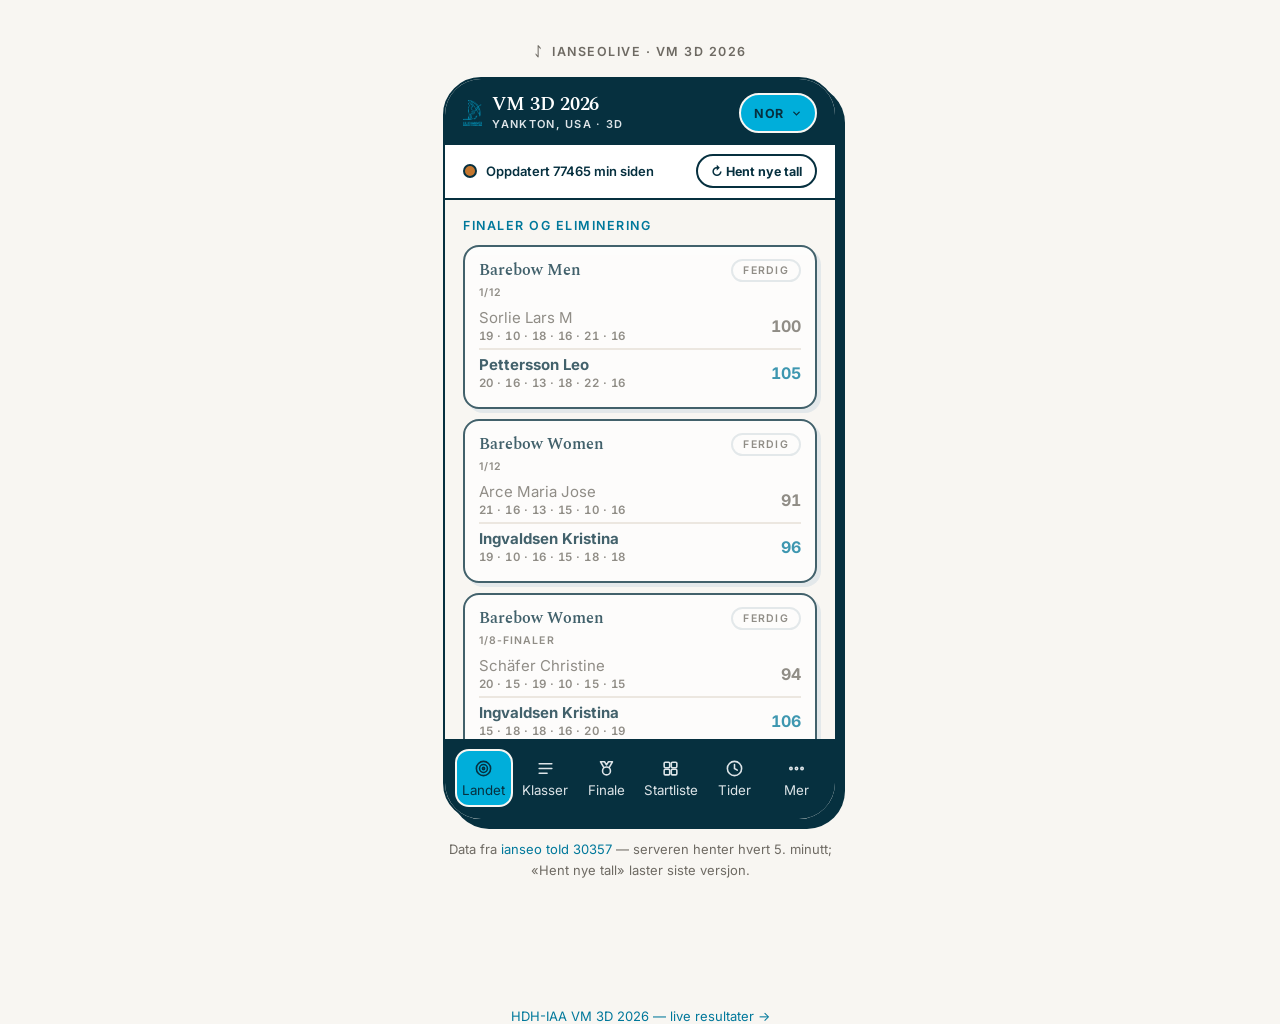
<file: index.html>
<!DOCTYPE html>
<html lang="no">
<head>
  <meta charset="utf-8">
  <meta name="viewport" content="width=device-width, initial-scale=1">
  <title>Ianseolive</title>
  <link rel="preconnect" href="https://fonts.googleapis.com">
  <link rel="preconnect" href="https://fonts.gstatic.com" crossorigin>
  <link href="https://fonts.googleapis.com/css2?family=Inter:wght@400;600;700&family=Spectral:wght@600;700&display=swap" rel="stylesheet">
  <link rel="stylesheet" href="style.css?v=4adfa503">
</head>
<body>
  <div id="page">
    <p id="caption-top">ᛇ&nbsp;&nbsp;Ianseolive</p>
    <div id="frame"></div>
    <p id="caption-bottom"></p>
  </div>
  <noscript>Denne siden krever JavaScript.</noscript>
  <p style="margin:0;font-size:13px;text-align:center"><a href="hdhiaa/">HDH-IAA VM 3D 2026 — live resultater →</a></p>
  <script src="app.js?v=4adfa503"></script>
</body>
</html>
</file>
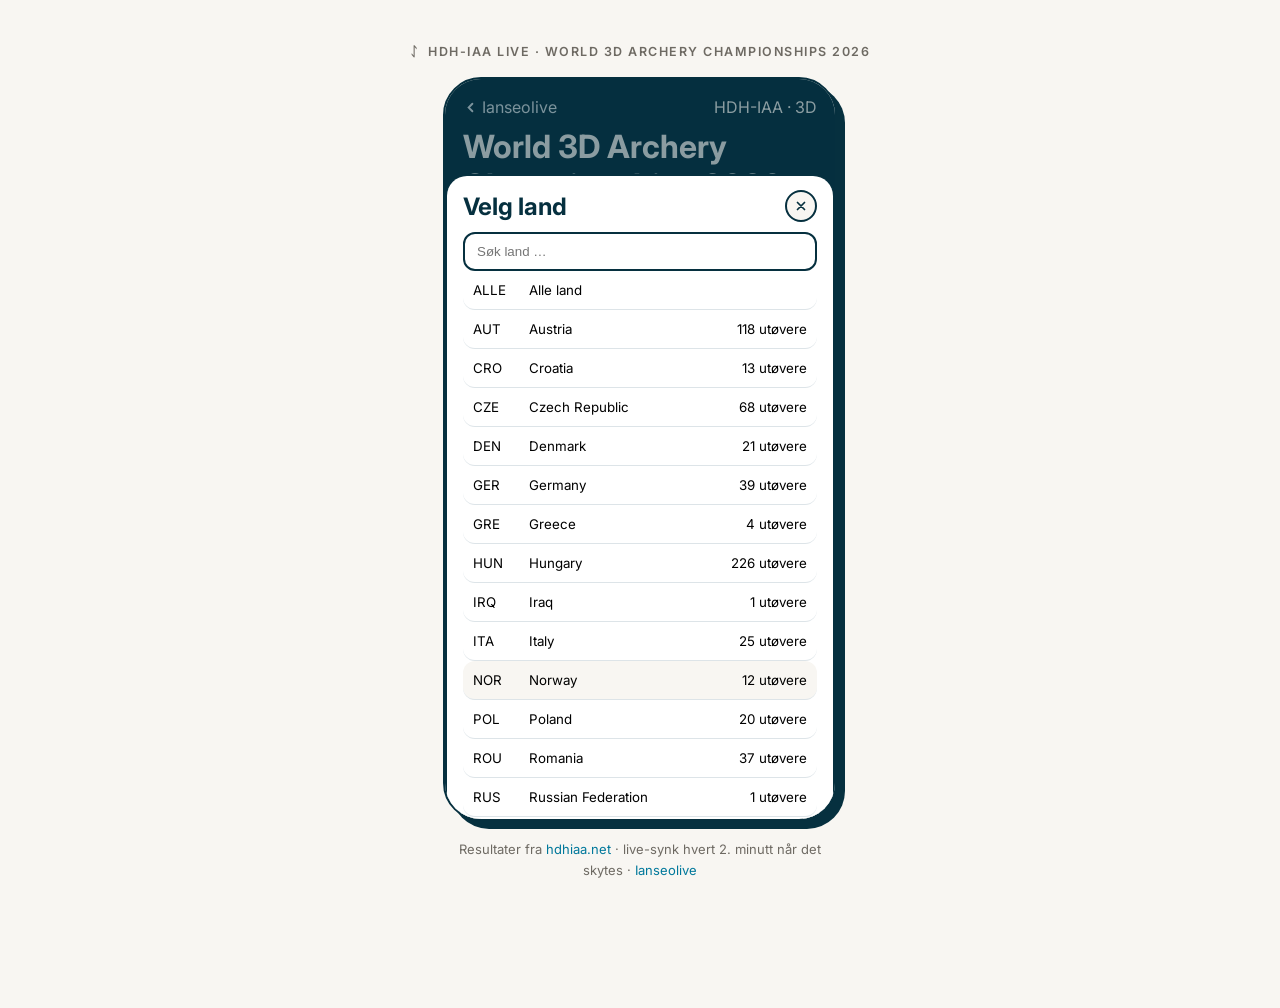
<file: hdhiaa/index.html>
<!DOCTYPE html>
<html lang="no">
<head>
  <meta charset="utf-8">
  <meta name="viewport" content="width=device-width, initial-scale=1">
  <title>HDH-IAA Live</title>
  <link rel="preconnect" href="https://fonts.googleapis.com">
  <link rel="preconnect" href="https://fonts.gstatic.com" crossorigin>
  <link href="https://fonts.googleapis.com/css2?family=Inter:wght@400;600;700&family=Spectral:wght@600;700&display=swap" rel="stylesheet">
  <link rel="stylesheet" href="../style.css?v=e605b3fc">
</head>
<body>
  <div id="page">
    <p id="caption-top">ᛇ&nbsp;&nbsp;HDH-IAA Live</p>
    <div id="frame"></div>
    <p id="caption-bottom"></p>
  </div>
  <noscript>Denne siden krever JavaScript.</noscript>
  <script src="app.js?v=e605b3fc"></script>
</body>
</html>
</file>
<file: style.css>
body {
  margin: 0;
  background: #F8F6F2;
  font-family: 'Inter', system-ui, sans-serif;
  color: #06303F;
  -webkit-font-smoothing: antialiased;
}

a { color: #00789B; text-decoration: none; }
a:hover { color: #00789B; text-decoration: underline; }
button { font-family: inherit; }
::-webkit-scrollbar { width: 0; height: 0; }

@keyframes amber-pulse {
  0% { box-shadow: 0 0 0 0 rgba(196,118,46,.55); }
  70% { box-shadow: 0 0 0 9px rgba(196,118,46,0); }
  100% { box-shadow: 0 0 0 0 rgba(196,118,46,0); }
}
@keyframes spin { to { transform: rotate(360deg); } }
@keyframes sheet-up { from { transform: translateY(26px); opacity: .4; } to { transform: translateY(0); opacity: 1; } }
@keyframes pop-in { from { transform: translateY(10px); opacity: 0; } to { transform: translateY(0); opacity: 1; } }

/* Page layout: phone frame centered on desktop, full-bleed on mobile */
#page {
  min-height: 100vh;
  padding: 44px 20px 64px;
  display: flex;
  flex-direction: column;
  align-items: center;
  gap: 18px;
}

#caption-top {
  margin: 0;
  font-size: 12.5px;
  font-weight: 600;
  letter-spacing: 0.12em;
  text-transform: uppercase;
  color: #6E6A63;
}

#caption-bottom {
  margin: 0;
  max-width: 390px;
  font-size: 13px;
  line-height: 1.6;
  color: #6E6A63;
  text-align: center;
}

#frame {
  position: relative;
  width: 390px;
  height: 844px;
  max-height: calc(100vh - 160px);
  background: #F8F6F2;
  border: 2px solid #06303F;
  border-radius: 38px;
  box-shadow: 8px 8px 0 0 #06303F;
  overflow: hidden;
  display: flex;
  flex-direction: column;
}

@media (max-width: 480px) {
  #page { padding: 0; gap: 0; }
  #caption-top, #caption-bottom { display: none; }
  #frame {
    width: 100%;
    height: 100vh;
    height: 100dvh;
    max-height: none;
    border: 0;
    border-radius: 0;
    box-shadow: none;
  }
}
</file>
